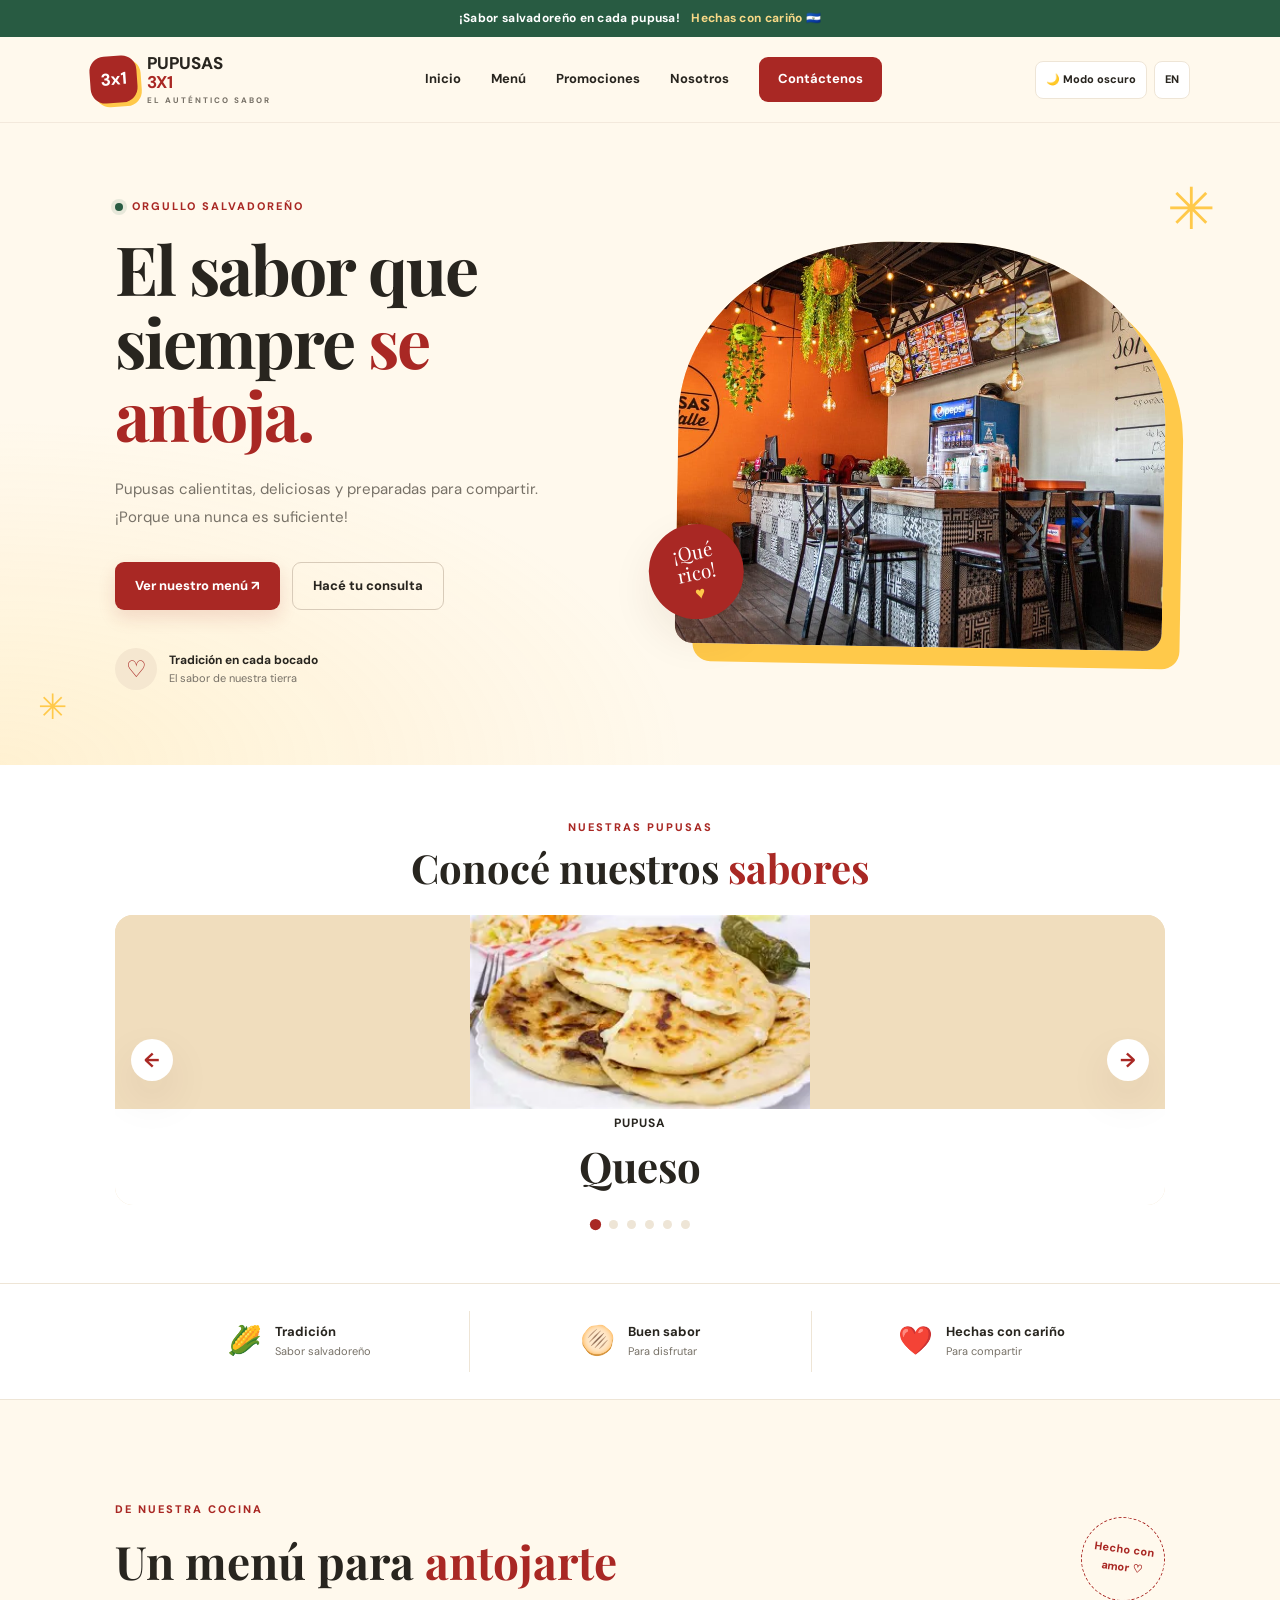
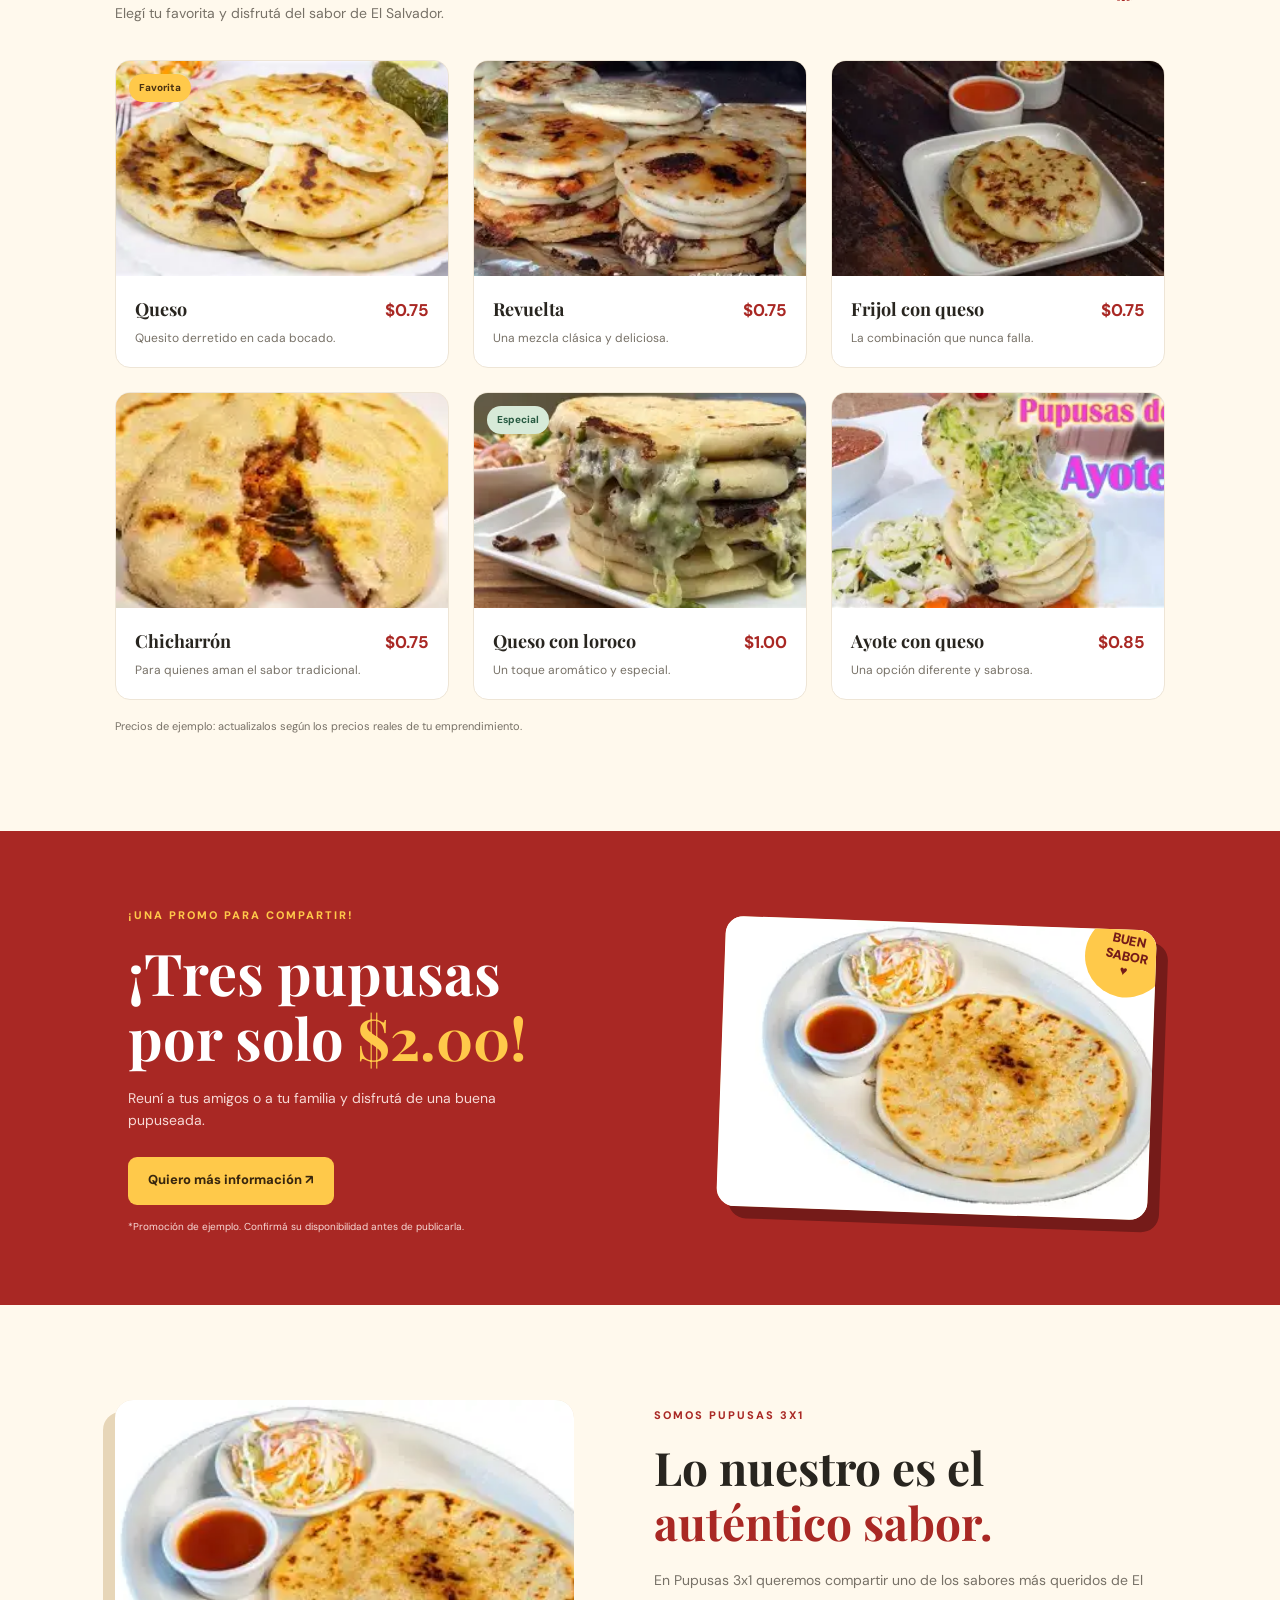
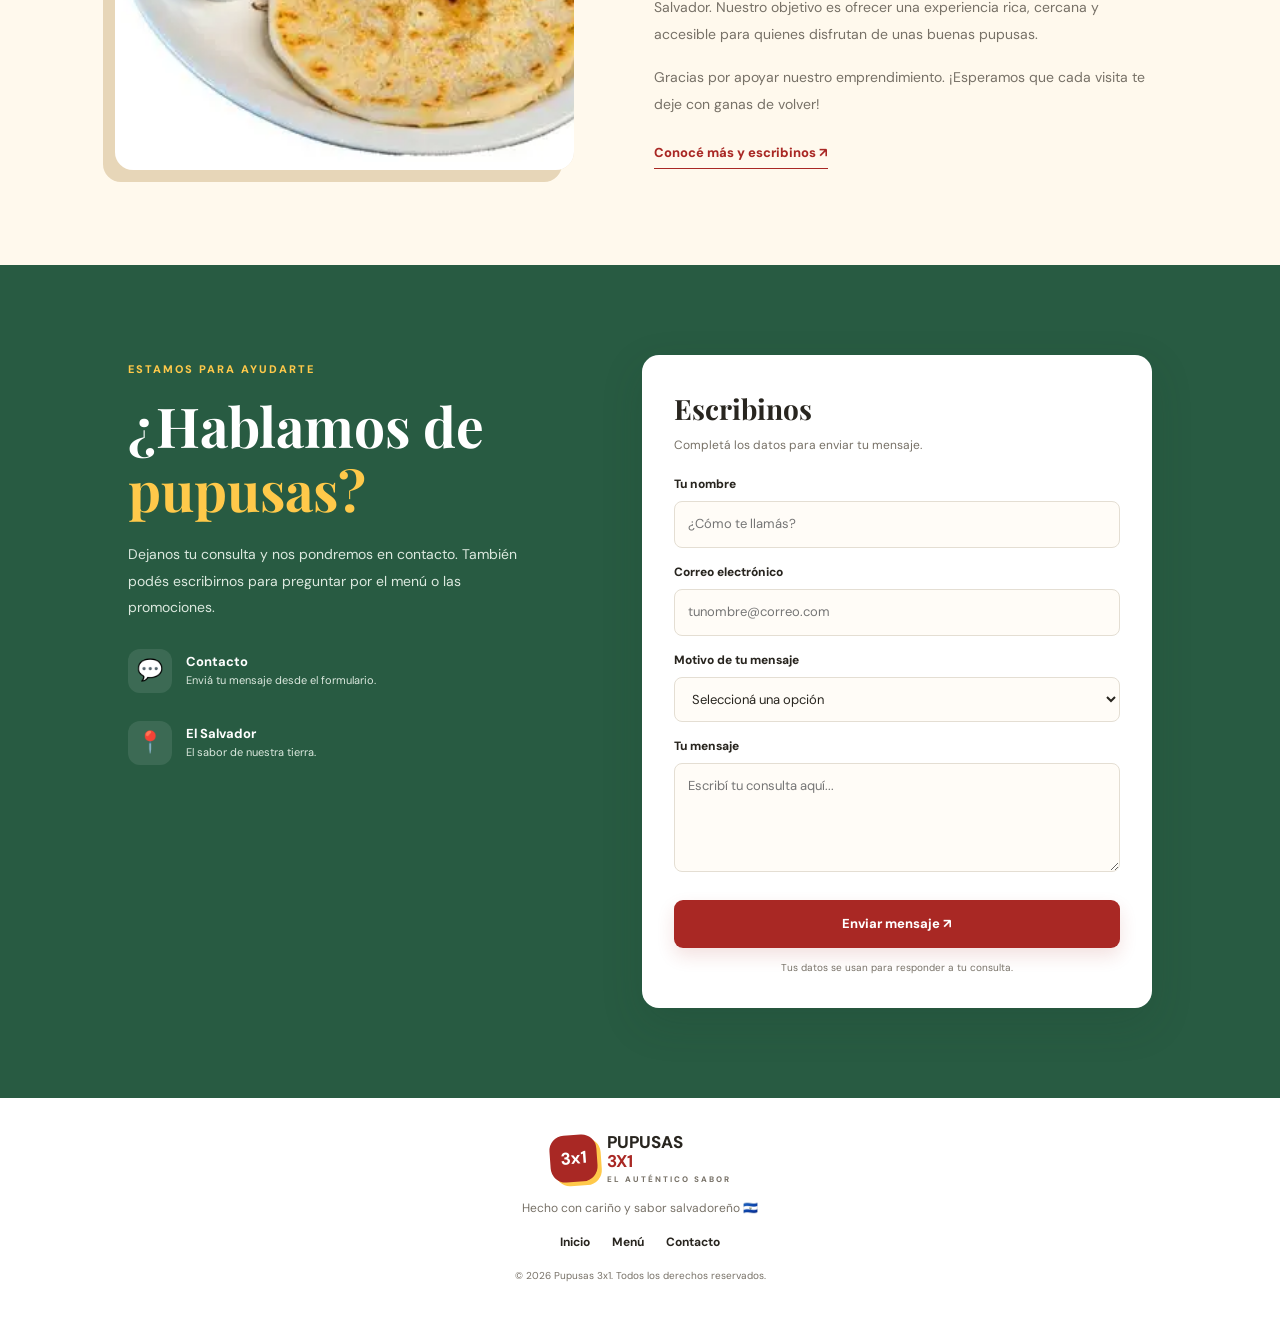
<file: index.html>
<!DOCTYPE html>
<html lang="es">
<head>
  <meta charset="UTF-8">
  <meta name="viewport" content="width=device-width, initial-scale=1.0">
  <meta name="theme-color" content="#a92824">
  <meta name="description" content="Pupusas 3x1: pupusas salvadoreñas con sabor casero, promociones y mucho queso.">
  <title>Pupusas 3x1 | Sabor salvadoreño</title>
  <link rel="stylesheet" href="style.css">
  <link rel="preconnect" href="https://fonts.googleapis.com">
  <link rel="preconnect" href="https://fonts.gstatic.com" crossorigin>
  <link href="https://fonts.googleapis.com/css2?family=DM+Sans:wght@400;500;600;700&family=Playfair+Display:wght@600;700;800&display=swap" rel="stylesheet">
</head>
<body>

  <div class="topbar">
    <div data-i18n="topbar">¡Sabor salvadoreño en cada pupusa! <span>Hechas con cariño 🇸🇻</span></div>
  </div>

  <header class="header">
    <a class="brand" href="#inicio">
      <span class="brand-icon">3x1</span>
      <span>PUPUSAS <strong>3X1</strong><small>EL AUTÉNTICO SABOR</small></span>
    </a>

    <div class="header-actions">
      <button class="header-control" id="themeToggle" type="button" aria-pressed="false"></button>
      <button class="header-control" id="languageToggle" type="button"></button>
      <button class="menu-toggle" id="menuToggle" aria-label="Abrir menú" aria-expanded="false">☰</button>
    </div>

    <nav class="nav" id="nav">
      <a href="#inicio" data-i18n="navHome">Inicio</a>
      <a href="#menu" data-i18n="navMenu">Menú</a>
      <a href="#promociones" data-i18n="navPromos">Promociones</a>
      <a href="#nosotros" data-i18n="navAbout">Nosotros</a>
      <a href="#contacto" class="nav-button" data-i18n="navContact">Contáctenos</a>
    </nav>
  </header>

  <main>
    <section class="hero" id="inicio">
      <div class="hero-content">
        <span class="eyebrow"><span class="dot"></span><span data-i18n="heroEyebrow">ORGULLO SALVADOREÑO</span></span>
        <h1 data-i18n="heroTitle">El sabor que<br>siempre <span>se antoja.</span></h1>
        <p data-i18n="heroDescription">Pupusas calientitas, deliciosas y preparadas para compartir. ¡Porque una nunca es suficiente!</p>
        <div class="hero-actions">
          <a href="#menu" class="btn btn-primary" data-i18n="heroMenu">Ver nuestro menú ↗</a>
          <a href="#contacto" class="btn btn-outline" data-i18n="heroContact">Hacé tu consulta</a>
        </div>
        <div class="hero-note">
          <span class="note-icon">♡</span>
          <span><strong data-i18n="heroNoteTitle">Tradición en cada bocado</strong><small data-i18n="heroNoteText">El sabor de nuestra tierra</small></span>
        </div>
      </div>

      <div class="hero-photo photo-frame">
        <img src="imgs/ini.jpg" alt="Pupusas recién preparadas" data-i18n-alt="altPupusas" onerror="this.style.display='none'">
        <div class="image-fallback"><span>📸</span><strong data-i18n="heroPhotoTitle">Tu foto principal</strong><small data-i18n="heroPhotoText">Agregá aquí una foto de tus pupusas</small></div>
        <div class="photo-sticker" data-i18n="photoSticker">¡Qué<br>rico! <span>♥</span></div>
      </div>
      <span class="hero-decoration decoration-one">✳</span>
      <span class="hero-decoration decoration-two">✳</span>
    </section>

    <section class="featured-carousel" aria-label="Carrusel de pupusas">
      <div class="featured-carousel-heading">
        <span class="eyebrow" data-i18n="carouselEyebrow">NUESTRAS PUPUSAS</span>
        <h2 data-i18n="carouselTitle">Conocé nuestros <span>sabores</span></h2>
      </div>
      <div class="carousel-frame">
        <div class="carousel-track" id="menuCarousel" role="region" aria-roledescription="carousel" aria-label="Carrusel de pupusas" tabindex="0">
          <article class="carousel-slide">
            <img src="imgs/queso.webp" alt="Pupusa de queso" data-i18n-alt="altCheese" onerror="this.style.display='none'">
            <div class="carousel-caption"><span data-i18n="carouselItem">Pupusa</span><h3 data-i18n="foodCheese">Queso</h3></div>
          </article>
          <article class="carousel-slide">
            <img src="imgs/re.webp" alt="Pupusa revuelta" data-i18n-alt="altMixed" onerror="this.style.display='none'">
            <div class="carousel-caption"><span data-i18n="carouselItem">Pupusa</span><h3 data-i18n="foodMixed">Revuelta</h3></div>
          </article>
          <article class="carousel-slide">
            <img src="imgs/fcq.webp" alt="Pupusa de frijol con queso" data-i18n-alt="altBeanCheese" onerror="this.style.display='none'">
            <div class="carousel-caption"><span data-i18n="carouselItem">Pupusa</span><h3 data-i18n="foodBeanCheese">Frijol con queso</h3></div>
          </article>
          <article class="carousel-slide">
            <img src="imgs/chi.webp" alt="Pupusa de chicharrón" data-i18n-alt="altPork" onerror="this.style.display='none'">
            <div class="carousel-caption"><span data-i18n="carouselItem">Pupusa</span><h3 data-i18n="foodPork">Chicharrón</h3></div>
          </article>
          <article class="carousel-slide">
            <img src="imgs/loro.webp" alt="Pupusa de queso con loroco" data-i18n-alt="altLoroco" onerror="this.style.display='none'">
            <div class="carousel-caption"><span data-i18n="carouselItem">Pupusa</span><h3 data-i18n="foodLoroco">Queso con loroco</h3></div>
          </article>
          <article class="carousel-slide">
            <img src="imgs/ayot.webp" alt="Pupusa de ayote con queso" data-i18n-alt="altSquash" onerror="this.style.display='none'">
            <div class="carousel-caption"><span data-i18n="carouselItem">Pupusa</span><h3 data-i18n="foodSquash">Ayote con queso</h3></div>
          </article>
        </div>
        <button class="carousel-arrow carousel-previous" id="carouselPrevious" type="button" aria-label="Pupusa anterior">←</button>
        <button class="carousel-arrow carousel-next" id="carouselNext" type="button" aria-label="Siguiente pupusa">→</button>
      </div>
      <div class="carousel-controls">
        <div class="carousel-dots" id="carouselDots" aria-label="Elegir pupusa">
          <button class="carousel-dot" type="button" aria-label="Ir a pupusa 1" aria-current="true"></button>
          <button class="carousel-dot" type="button" aria-label="Ir a pupusa 2"></button>
          <button class="carousel-dot" type="button" aria-label="Ir a pupusa 3"></button>
          <button class="carousel-dot" type="button" aria-label="Ir a pupusa 4"></button>
          <button class="carousel-dot" type="button" aria-label="Ir a pupusa 5"></button>
          <button class="carousel-dot" type="button" aria-label="Ir a pupusa 6"></button>
        </div>
      </div>
      <span class="carousel-status" id="carouselStatus" aria-live="polite"></span>
    </section>

    <section class="benefits">
      <div><span>🌽</span><p><strong data-i18n="benefitTradition">Tradición</strong><small data-i18n="benefitTraditionText">Sabor salvadoreño</small></p></div>
      <div><span>🫓</span><p><strong data-i18n="benefitFlavor">Buen sabor</strong><small data-i18n="benefitFlavorText">Para disfrutar</small></p></div>
      <div><span>❤️</span><p><strong data-i18n="benefitCare">Hechas con cariño</strong><small data-i18n="benefitCareText">Para compartir</small></p></div>
    </section>

    <section class="section menu-section" id="menu">
      <div class="section-heading">
        <div>
          <span class="eyebrow" data-i18n="menuEyebrow">DE NUESTRA COCINA</span>
          <h2 data-i18n="menuTitle">Un menú para <span>antojarte</span></h2>
          <p data-i18n="menuDescription">Elegí tu favorita y disfrutá del sabor de El Salvador.</p>
        </div>
        <span class="menu-stamp" data-i18n="menuStamp">Hecho con<br>amor ♡</span>
      </div>

      <div class="menu-grid">
        <article class="food-card">
          <div class="food-image">
            <img src="imgs/queso.webp" alt="Pupusa de queso" data-i18n-alt="altCheese" onerror="this.style.display='none'">
            <span class="image-fallback" data-i18n="fallbackCheese">📸 Foto de pupusa de queso</span>
            <span class="food-tag" data-i18n="favorite">Favorita</span>
          </div>
          <div class="food-info"><div><h3 data-i18n="foodCheese">Queso</h3><p data-i18n="foodCheeseText">Quesito derretido en cada bocado.</p></div><strong class="price">$0.75</strong></div>
        </article>

        <article class="food-card">
          <div class="food-image">
            <img src="imgs/re.webp" alt="Pupusa revuelta" data-i18n-alt="altMixed" onerror="this.style.display='none'">
            <span class="image-fallback" data-i18n="fallbackMixed">📸 Foto de pupusa revuelta</span>
          </div>
          <div class="food-info"><div><h3 data-i18n="foodMixed">Revuelta</h3><p data-i18n="foodMixedText">Una mezcla clásica y deliciosa.</p></div><strong class="price">$0.75</strong></div>
        </article>

        <article class="food-card">
          <div class="food-image">
            <img src="imgs/fcq.webp" alt="Pupusa de frijol con queso" data-i18n-alt="altBeanCheese" onerror="this.style.display='none'">
            <span class="image-fallback" data-i18n="fallbackBeanCheese">📸 Foto de frijol con queso</span>
          </div>
          <div class="food-info"><div><h3 data-i18n="foodBeanCheese">Frijol con queso</h3><p data-i18n="foodBeanCheeseText">La combinación que nunca falla.</p></div><strong class="price">$0.75</strong></div>
        </article>

        <article class="food-card">
          <div class="food-image">
            <img src="imgs/chi.webp" alt="Pupusa de chicharrón" data-i18n-alt="altPork" onerror="this.style.display='none'">
            <span class="image-fallback" data-i18n="fallbackPork">📸 Foto de pupusa de chicharrón</span>
          </div>
          <div class="food-info"><div><h3 data-i18n="foodPork">Chicharrón</h3><p data-i18n="foodPorkText">Para quienes aman el sabor tradicional.</p></div><strong class="price">$0.75</strong></div>
        </article>

        <article class="food-card">
          <div class="food-image">
            <img src="imgs/loro.webp" alt="Pupusa de queso con loroco" data-i18n-alt="altLoroco" onerror="this.style.display='none'">
            <span class="image-fallback" data-i18n="fallbackLoroco">📸 Foto de queso con loroco</span>
            <span class="food-tag green-tag" data-i18n="special">Especial</span>
          </div>
          <div class="food-info"><div><h3 data-i18n="foodLoroco">Queso con loroco</h3><p data-i18n="foodLorocoText">Un toque aromático y especial.</p></div><strong class="price">$1.00</strong></div>
        </article>

        <article class="food-card">
          <div class="food-image">
            <img src="imgs/ayot.webp" alt="Pupusa de ayote con queso" data-i18n-alt="altSquash" onerror="this.style.display='none'">
            <span class="image-fallback" data-i18n="fallbackSquash">📸 Foto de pupusa de ayote</span>
          </div>
          <div class="food-info"><div><h3 data-i18n="foodSquash">Ayote con queso</h3><p data-i18n="foodSquashText">Una opción diferente y sabrosa.</p></div><strong class="price">$0.85</strong></div>
        </article>
      </div>
      <p class="price-note" data-i18n="priceNote">Precios de ejemplo: actualizalos según los precios reales de tu emprendimiento.</p>
    </section>

    <section class="promo-section" id="promociones">
      <div class="promo-copy">
        <span class="eyebrow light-eyebrow" data-i18n="promoEyebrow">¡UNA PROMO PARA COMPARTIR!</span>
        <h2 data-i18n="promoTitle">¡Tres pupusas<br>por solo <span>$2.00!</span></h2>
        <p data-i18n="promoDescription">Reuní a tus amigos o a tu familia y disfrutá de una buena pupuseada.</p>
        <a href="#contacto" class="btn btn-yellow" data-i18n="promoButton">Quiero más información ↗</a>
        <small data-i18n="promoNote">*Promoción de ejemplo. Confirmá su disponibilidad antes de publicarla.</small>
      </div>
      <div class="promo-photo photo-frame">
        <img src="imgs/OIP.jpg" alt="Combo de pupusas" data-i18n-alt="altCombo" onerror="this.style.display='none'">
        <div class="image-fallback"><span>📸</span><strong data-i18n="promoPhotoTitle">Foto de la promoción</strong><small data-i18n="promoPhotoText">Colocá aquí tu combo de pupusas</small></div>
        <span class="promo-burst" data-i18n="promoBurst">BUEN<br>SABOR<br>♥</span>
      </div>
    </section>

    <section class="section about-section" id="nosotros">
      <div class="about-photo photo-frame">
        <img src="imgs/OIP.jpg" alt="Preparación de pupusas" data-i18n-alt="altPreparation" onerror="this.style.display='none'">
        <div class="image-fallback"><span>📸</span><strong data-i18n="aboutPhotoTitle">Foto de tu emprendimiento</strong><small data-i18n="aboutPhotoText">Tu cocina o tus pupusas</small></div>
      </div>
      <div class="about-copy">
        <span class="eyebrow" data-i18n="aboutEyebrow">SOMOS PUPUSAS 3X1</span>
        <h2 data-i18n="aboutTitle">Lo nuestro es el<br><span>auténtico sabor.</span></h2>
        <p data-i18n="aboutText">En Pupusas 3x1 queremos compartir uno de los sabores más queridos de El Salvador. Nuestro objetivo es ofrecer una experiencia rica, cercana y accesible para quienes disfrutan de unas buenas pupusas.</p>
        <p data-i18n="aboutThanks">Gracias por apoyar nuestro emprendimiento. ¡Esperamos que cada visita te deje con ganas de volver!</p>
        <a href="#contacto" class="text-link" data-i18n="aboutLink">Conocé más y escribinos ↗</a>
      </div>
    </section>

    <section class="contact-section" id="contacto">
      <div class="contact-copy">
        <span class="eyebrow light-eyebrow" data-i18n="contactEyebrow">ESTAMOS PARA AYUDARTE</span>
        <h2 data-i18n="contactTitle">¿Hablamos de<br><span>pupusas?</span></h2>
        <p data-i18n="contactDescription">Dejanos tu consulta y nos pondremos en contacto. También podés escribirnos para preguntar por el menú o las promociones.</p>
        <div class="contact-detail"><span>💬</span><div><strong data-i18n="contactLabel">Contacto</strong><small data-i18n="contactHint">Enviá tu mensaje desde el formulario.</small></div></div>
        <div class="contact-detail"><span>📍</span><div><strong data-i18n="country">El Salvador</strong><small data-i18n="countryNote">El sabor de nuestra tierra.</small></div></div>
      </div>

      <form class="contact-form" id="contactForm">
        <h3 data-i18n="formTitle">Escribinos</h3>
        <p data-i18n="formDescription">Completá los datos para enviar tu mensaje.</p>
        <label for="nombre" data-i18n="nameLabel">Tu nombre</label>
        <input id="nombre" name="nombre" type="text" placeholder="¿Cómo te llamás?" data-i18n-placeholder="namePlaceholder" required maxlength="80">

        <label for="correo" data-i18n="emailLabel">Correo electrónico</label>
        <input id="correo" name="correo" type="email" placeholder="tunombre@correo.com" data-i18n-placeholder="emailPlaceholder" required maxlength="120">

        <label for="motivo" data-i18n="reasonLabel">Motivo de tu mensaje</label>
        <select id="motivo" name="motivo" required>
          <option value="" data-i18n="reasonPlaceholder">Seleccioná una opción</option>
          <option data-i18n="reasonMenu">Consulta sobre el menú</option>
          <option data-i18n="reasonPromos">Pregunta sobre promociones</option>
          <option data-i18n="reasonInfo">Pedido de información</option>
          <option data-i18n="reasonOther">Otro</option>
        </select>

        <label for="mensaje" data-i18n="messageLabel">Tu mensaje</label>
        <textarea id="mensaje" name="mensaje" rows="4" placeholder="Escribí tu consulta aquí..." data-i18n-placeholder="messagePlaceholder" required maxlength="1500"></textarea>

        <button type="submit" class="btn btn-primary submit-button" id="submitButton" data-i18n="submitButton">Enviar mensaje ↗</button>
        <p class="form-status" id="formStatus" role="status" aria-live="polite"></p>
        <small class="privacy-note" data-i18n="privacyNote">Tus datos se usan para responder a tu consulta.</small>
      </form>
    </section>
  </main>

  <footer class="footer">
    <a class="brand footer-brand" href="#inicio"><span class="brand-icon">3x1</span><span>PUPUSAS <strong>3X1</strong><small>EL AUTÉNTICO SABOR</small></span></a>
    <p data-i18n="footerText">Hecho con cariño y sabor salvadoreño 🇸🇻</p>
    <div class="footer-links"><a href="#inicio" data-i18n="navHome">Inicio</a><a href="#menu" data-i18n="navMenu">Menú</a><a href="#contacto" data-i18n="contactLabel">Contacto</a></div>
    <small data-i18n="copyright">© <span id="year"></span> Pupusas 3x1. Todos los derechos reservados.</small>
  </footer>

  <script src="script.js"></script>
</body>
</html>
</file>
<file: style.css>
:root {
  --red: #a92824;
  --red-dark: #751b19;
  --yellow: #ffc94a;
  --cream: #fff9ed;
  --paper: #ffffff;
  --green: #285b42;
  --ink: #28251f;
  --muted: #777167;
  --line: #eee5d6;
  --shadow: 0 18px 45px rgba(70, 38, 20, .09);
  --header-bg: rgba(255, 249, 237, .97);
  --input-bg: #fffcf7;
}

[data-theme="dark"] {
  color-scheme: dark;
  --cream: #20231f;
  --paper: #292d29;
  --ink: #f4efe5;
  --muted: #c0bdb3;
  --line: #41463f;
  --header-bg: rgba(32, 35, 31, .97);
  --input-bg: #20231f;
  --shadow: 0 18px 45px rgba(0, 0, 0, .25);
}

* { box-sizing: border-box; margin: 0; padding: 0; }

html { scroll-behavior: smooth; scroll-padding-top: 90px; }

body {
  font-family: "DM Sans", sans-serif;
  color: var(--ink);
  background: var(--cream);
  line-height: 1.6;
}

a { color: inherit; text-decoration: none; }
button, input, textarea, select { font: inherit; }
button, a { -webkit-tap-highlight-color: transparent; }
img { display: block; width: 100%; }
section { scroll-margin-top: 85px; }

.topbar {
  background: var(--green);
  color: white;
  text-align: center;
  padding: 9px 16px;
  font-size: 12px;
  font-weight: 700;
  letter-spacing: .3px;
}
.topbar span { color: #f8d987; margin-left: 8px; }

.header {
  height: 86px;
  padding: 0 7%;
  display: flex;
  justify-content: space-between;
  align-items: center;
  background: var(--header-bg);
  border-bottom: 1px solid rgba(100, 60, 30, .08);
  position: sticky;
  top: 0;
  z-index: 100;
  backdrop-filter: blur(12px);
}

.brand { display: flex; gap: 10px; align-items: center; font-size: 17px; font-weight: 800; line-height: 1.1; }
.brand > span:last-child { display: flex; flex-direction: column; }
.brand strong { color: var(--red); }
.brand small { color: var(--muted); font-size: 8px; letter-spacing: 2px; margin-top: 5px; }
.brand-icon {
  width: 47px;
  height: 47px;
  display: grid;
  place-items: center;
  border-radius: 15px;
  color: white;
  background: var(--red);
  font-size: 17px;
  font-weight: 800;
  transform: rotate(-4deg);
  box-shadow: 4px 4px 0 var(--yellow);
}

.nav { display: flex; align-items: center; gap: 30px; order: 2; }
.nav a { font-size: 13px; font-weight: 700; transition: color .2s; }
.nav a:hover, .footer-links a:hover { color: var(--red); }
.nav .nav-button { background: var(--red); color: white; padding: 12px 19px; border-radius: 9px; }
.nav .nav-button:hover { background: var(--red-dark); color: white; }
.header-actions { display: flex; align-items: center; gap: 7px; order: 3; }
.header-control {
  min-height: 38px;
  padding: 7px 10px;
  border: 1px solid var(--line);
  border-radius: 8px;
  background: var(--paper);
  color: var(--ink);
  font-size: 11px;
  font-weight: 800;
  cursor: pointer;
}
.header-control:hover { border-color: var(--red); color: var(--red); }
.menu-toggle { display: none; border: 0; background: none; color: var(--red); font-size: 28px; cursor: pointer; }

.hero {
  position: relative;
  overflow: hidden;
  min-height: 560px;
  display: grid;
  grid-template-columns: 1fr .95fr;
  align-items: center;
  gap: 50px;
  padding: 75px 9%;
  background:
    radial-gradient(ellipse at 0% 100%, rgba(255, 201, 74, .17), transparent 38%),
    var(--cream);
}

.hero-content { position: relative; z-index: 2; max-width: 550px; }
.eyebrow { display: inline-block; color: var(--red); font-size: 11px; font-weight: 800; letter-spacing: 2px; margin-bottom: 16px; }
.hero .eyebrow { display: flex; align-items: center; gap: 9px; }
.dot { width: 8px; height: 8px; background: var(--green); border-radius: 50%; box-shadow: 0 0 0 4px #285b421c; }

h1, h2, h3 { font-family: "Playfair Display", Georgia, serif; }
.hero h1 { font-size: clamp(44px, 5.3vw, 72px); line-height: 1.08; letter-spacing: -2px; margin-bottom: 23px; }
.hero h1 span, .section-heading h2 span, .about-copy h2 span { color: var(--red); }
.hero-content > p { max-width: 460px; color: var(--muted); font-size: 15px; line-height: 1.9; }
.hero-actions { display: flex; flex-wrap: wrap; gap: 12px; margin-top: 30px; }

.btn {
  min-height: 48px;
  display: inline-flex;
  align-items: center;
  justify-content: center;
  gap: 8px;
  padding: 13px 20px;
  border: 0;
  border-radius: 9px;
  font-size: 13px;
  font-weight: 800;
  cursor: pointer;
  transition: transform .2s, background .2s, box-shadow .2s;
}
.btn:hover { transform: translateY(-3px); }
.btn-primary { background: var(--red); color: white; box-shadow: 0 8px 18px #a9282424; }
.btn-primary:hover { background: var(--red-dark); }
.btn-outline { border: 1px solid #d8cbb9; color: var(--ink); background: transparent; }
.btn-outline:hover { background: white; }
.hero-note { display: flex; gap: 12px; align-items: center; margin-top: 38px; }
.note-icon { display: grid; place-items: center; width: 42px; height: 42px; border-radius: 50%; background: #f5e7d0; color: var(--red); font-size: 23px; }
.hero-note strong, .hero-note small { display: block; }
.hero-note strong { font-size: 12px; }
.hero-note small { color: var(--muted); font-size: 11px; }

.photo-frame { position: relative; }
.hero-photo {
  height: 405px;
  border-radius: 44% 44% 18px 18px;
  background: #f0ddbd;
  box-shadow: 18px 18px 0 var(--yellow);
  transform: rotate(1deg);
}
.hero-photo img { height: 100%; object-fit: cover; border-radius: inherit; position: relative; z-index: 1; }
.image-fallback {
  position: absolute;
  inset: 0;
  display: flex;
  flex-direction: column;
  justify-content: center;
  align-items: center;
  gap: 7px;
  padding: 15px;
  color: #856c4d;
  background: repeating-linear-gradient(135deg, #f5e7d0, #f5e7d0 12px, #f9eedc 12px, #f9eedc 24px);
  text-align: center;
  font-size: 12px;
}
.image-fallback > span { font-size: 32px; }
.image-fallback strong { color: #60482e; font-size: 14px; }
.image-fallback small { max-width: 210px; }
img:not([style*="display: none"]) + .image-fallback { display: none; }
.photo-sticker {
  position: absolute;
  z-index: 2;
  bottom: 24px;
  left: -27px;
  background: var(--red);
  color: white;
  width: 95px;
  height: 95px;
  border-radius: 50%;
  display: grid;
  place-content: center;
  text-align: center;
  font-family: "Playfair Display", serif;
  font-size: 19px;
  line-height: 1.1;
  transform: rotate(-12deg);
  box-shadow: var(--shadow);
}
.photo-sticker span { color: var(--yellow); font-size: 17px; }
.hero-decoration { position: absolute; color: var(--yellow); font-size: 58px; }
.decoration-one { top: 40px; right: 5%; }
.decoration-two { bottom: 30px; left: 3%; font-size: 35px; }

.benefits {
  display: grid;
  grid-template-columns: repeat(3, 1fr);
  padding: 27px 10%;
  background: var(--paper);
  border-top: 1px solid var(--line);
  border-bottom: 1px solid var(--line);
}
.benefits > div { display: flex; justify-content: center; align-items: center; gap: 13px; padding: 8px; }
.benefits > div + div { border-left: 1px solid var(--line); }
.benefits > div > span { font-size: 28px; }
.benefits p strong, .benefits p small { display: block; }
.benefits p strong { font-size: 13px; }
.benefits p small { color: var(--muted); font-size: 11px; }

.section { padding: 95px 9%; }
.section-heading { display: flex; justify-content: space-between; align-items: center; gap: 20px; margin-bottom: 36px; }
.section-heading h2, .about-copy h2 { font-size: clamp(31px, 4vw, 46px); line-height: 1.2; margin-bottom: 12px; }
.section-heading p, .about-copy p { color: var(--muted); font-size: 14px; }
.menu-stamp { width: 84px; height: 84px; flex-shrink: 0; display: grid; place-content: center; border: 1px dashed var(--red); color: var(--red); border-radius: 50%; text-align: center; font-size: 11px; font-weight: 800; transform: rotate(8deg); }

.featured-carousel {
  padding: 48px 9% 54px;
  background: var(--paper);
  text-align: center;
}
.featured-carousel-heading { margin-bottom: 23px; }
.featured-carousel-heading .eyebrow { margin-bottom: 7px; }
.featured-carousel-heading h2 { font-size: clamp(28px, 3.8vw, 40px); line-height: 1.2; }
.featured-carousel-heading h2 span { color: var(--red); }
.carousel-frame { position: relative; max-width: 1050px; margin: 0 auto; overflow: hidden; border-radius: 18px; }
.carousel-track {
  display: flex;
  overflow-x: auto;
  scroll-snap-type: x mandatory;
  scroll-behavior: smooth;
  scrollbar-width: none;
}
.carousel-track::-webkit-scrollbar { display: none; }
.carousel-slide {
  position: relative;
  display: flex;
  flex-direction: column;
  flex: 0 0 100%;
  height: clamp(190px, 26vw, 290px);
  overflow: hidden;
  scroll-snap-align: start;
  background: #f0ddbd;
}
.carousel-slide img {
  width: 100%;
  height: auto;
  min-height: 0;
  flex: 1;
  object-fit: contain;
  background: #f0ddbd;
}
.carousel-caption {
  display: flex;
  flex-direction: column;
  align-items: center;
  padding: 5px 7%;
  color: var(--ink);
  text-align: center;
  background: var(--paper);
  pointer-events: none;
}
.carousel-caption > span { font-size: 12px; font-weight: 700; letter-spacing: 1px; text-transform: uppercase; }
.carousel-caption h3 { font-size: clamp(27px, 4vw, 42px); }
.carousel-controls { display: flex; justify-content: center; align-items: center; margin-top: 15px; }
.carousel-arrow {
  position: absolute;
  z-index: 2;
  top: 50%;
  width: 42px;
  height: 42px;
  border: 0;
  border-radius: 50%;
  background: var(--paper);
  color: var(--red);
  font-size: 20px;
  font-weight: 700;
  cursor: pointer;
  box-shadow: var(--shadow);
  transform: translateY(-50%);
  transition: background .2s, color .2s;
}
.carousel-previous { left: 16px; }
.carousel-next { right: 16px; }
.carousel-arrow:hover { background: var(--red); color: white; }
.carousel-dots { display: flex; align-items: center; gap: 9px; }
.carousel-dot {
  width: 9px;
  height: 9px;
  padding: 0;
  border: 0;
  border-radius: 50%;
  background: var(--line);
  cursor: pointer;
  transition: background .2s, transform .2s;
}
.carousel-dot[aria-current="true"] { background: var(--red); transform: scale(1.25); }
.carousel-arrow:focus-visible, .carousel-dot:focus-visible, .carousel-track:focus-visible {
  outline: 3px solid var(--yellow);
  outline-offset: 3px;
}
.carousel-status {
  position: absolute;
  width: 1px;
  height: 1px;
  padding: 0;
  margin: -1px;
  overflow: hidden;
  clip: rect(0, 0, 0, 0);
  white-space: nowrap;
  border: 0;
}
.menu-grid {
  display: grid;
  grid-template-columns: repeat(3, minmax(0, 1fr));
  gap: 24px;
}
.food-card {
  overflow: hidden;
  border: 1px solid var(--line);
  border-radius: 15px;
  background: var(--paper);
  transition: transform .25s, box-shadow .25s;
}
.food-card:hover { transform: translateY(-6px); box-shadow: var(--shadow); }
.food-image { height: 215px; position: relative; overflow: hidden; background: #f0ddbd; }
.food-image img { height: 100%; object-fit: cover; transition: transform .4s; position: relative; z-index: 1; }
.food-card:hover .food-image img { transform: scale(1.06); }
.food-image .image-fallback { z-index: 0; }
.food-tag { position: absolute; top: 13px; left: 13px; z-index: 2; padding: 6px 10px; border-radius: 30px; background: var(--yellow); color: #4a3211; font-size: 10px; font-weight: 800; }
.green-tag { background: #d7ead8; color: var(--green); }
.food-info { display: flex; justify-content: space-between; gap: 10px; align-items: flex-start; padding: 19px; }
.food-info h3 { font-size: 18px; margin-bottom: 5px; }
.food-info p { font-size: 12px; color: var(--muted); line-height: 1.6; }
.price { color: var(--red); font-size: 17px; white-space: nowrap; padding-top: 2px; }
.price-note { margin-top: 18px; color: var(--muted); font-size: 11px; }
.promo-section {
  display: grid;
  grid-template-columns: 1fr .8fr;
  align-items: center;
  gap: 55px;
  padding: 70px 10%;
  background: var(--red);
  color: white;
  overflow: hidden;
}
.light-eyebrow { color: var(--yellow); }
.promo-copy h2 { font-size: clamp(38px, 4.5vw, 58px); line-height: 1.12; margin-bottom: 18px; }
.promo-copy h2 span { color: var(--yellow); }
.promo-copy > p { color: #f7d9d5; max-width: 430px; font-size: 14px; margin-bottom: 25px; }
.btn-yellow { background: var(--yellow); color: #38260e; }
.btn-yellow:hover { background: #ffda79; }
.promo-copy > small { display: block; margin-top: 14px; color: #f7d9d5; font-size: 10px; }
.promo-photo { height: 290px; border-radius: 18px; overflow: hidden; background: #f0ddbd; transform: rotate(2deg); box-shadow: 12px 12px 0 #751b19; }
.promo-photo img { height: 100%; object-fit: cover; position: relative; z-index: 1; }
.promo-burst { position: absolute; z-index: 2; right: -12px; top: -15px; background: var(--yellow); color: var(--red-dark); width: 83px; height: 83px; display: grid; place-content: center; text-align: center; border-radius: 50%; font-weight: 900; font-size: 13px; line-height: 1.2; transform: rotate(10deg); }

.about-section { display: grid; grid-template-columns: .9fr 1fr; gap: 80px; align-items: center; }
.about-photo { height: 370px; border-radius: 18px; overflow: hidden; background: #f0ddbd; box-shadow: -12px 12px 0 #e7d6b8; }
.about-photo img { height: 100%; object-fit: cover; position: relative; z-index: 1; }
.about-copy p { margin: 17px 0; line-height: 1.9; }
.text-link { display: inline-block; margin-top: 9px; color: var(--red); font-size: 13px; font-weight: 800; border-bottom: 1px solid var(--red); padding-bottom: 4px; }

.contact-section { padding: 90px 10%; background: var(--green); display: grid; grid-template-columns: .85fr 1fr; gap: 80px; align-items: start; color: white; }
.contact-copy h2 { font-size: clamp(38px, 4.5vw, 55px); line-height: 1.15; margin-bottom: 20px; }
.contact-copy h2 span { color: var(--yellow); }
.contact-copy > p { color: #dce9df; font-size: 14px; line-height: 1.9; max-width: 420px; }
.contact-detail { display: flex; gap: 14px; align-items: center; margin-top: 28px; }
.contact-detail > span { display: grid; place-content: center; width: 44px; height: 44px; border-radius: 12px; background: #ffffff18; font-size: 21px; }
.contact-detail strong, .contact-detail small { display: block; }
.contact-detail strong { font-size: 13px; }
.contact-detail small { color: #dce9df; font-size: 11px; }

.contact-form { background: var(--paper); color: var(--ink); padding: 32px; border-radius: 17px; box-shadow: 0 15px 40px #173b292b; }
.contact-form h3 { font-size: 28px; }
.contact-form > p { color: var(--muted); font-size: 12px; margin: 4px 0 20px; }
.contact-form label { display: block; margin: 15px 0 7px; font-size: 12px; font-weight: 800; }
.contact-form input, .contact-form textarea, .contact-form select {
  width: 100%;
  padding: 12px 13px;
  border: 1px solid #e4ded3;
  border-radius: 8px;
  background: var(--input-bg);
  color: var(--ink);
  font-size: 13px;
  outline: none;
  transition: border .2s, box-shadow .2s;
}
.contact-form input:focus, .contact-form textarea:focus, .contact-form select:focus { border-color: var(--green); box-shadow: 0 0 0 3px #285b4215; }
.contact-form textarea { resize: vertical; min-height: 100px; }
.submit-button { width: 100%; margin-top: 20px; }
.submit-button:disabled { opacity: .65; cursor: wait; transform: none; }
.form-status { font-size: 12px !important; margin: 12px 0 0 !important; }
.form-status.success { color: var(--green); }
.form-status.error { color: var(--red); }
.privacy-note { display: block; text-align: center; color: var(--muted); font-size: 10px; margin-top: 12px; }

.footer { display: flex; flex-direction: column; align-items: center; gap: 15px; padding: 35px 7%; background: var(--paper); text-align: center; }
.footer-brand { text-align: left; }
.footer > p { color: var(--muted); font-size: 12px; }
.footer-links { display: flex; gap: 22px; font-size: 12px; font-weight: 700; }
.footer > small { color: var(--muted); font-size: 10px; }

@media (max-width: 1000px) {
  .header { padding: 0 5%; }
  .nav { gap: 17px; }
  .nav a { font-size: 12px; }
  .hero { padding: 65px 7%; gap: 35px; }
  .section { padding: 75px 7%; }
  .menu-grid { grid-template-columns: repeat(2, minmax(0, 1fr)); }
  .about-section { gap: 45px; }
  .contact-section { padding: 75px 7%; gap: 40px; }
}

@media (max-width: 700px) {
  .topbar { font-size: 10px; }
  .topbar span { display: block; margin: 2px 0 0; }
  .header { height: 73px; }
  .brand { font-size: 15px; }
  .brand-icon { width: 40px; height: 40px; border-radius: 12px; }
  .header-actions { gap: 5px; }
  .header-control { min-height: 34px; padding: 6px 8px; font-size: 10px; }
  .menu-toggle { display: block; }
  .nav { display: none; position: absolute; top: 72px; left: 0; right: 0; padding: 18px 6% 25px; background: var(--header-bg); border-bottom: 1px solid var(--line); flex-direction: column; align-items: stretch; gap: 0; box-shadow: var(--shadow); }
  .nav.open { display: flex; }
  .nav a { padding: 13px 5px; }
  .nav .nav-button { text-align: center; margin-top: 7px; }

  .hero { grid-template-columns: 1fr; padding: 55px 7% 70px; gap: 45px; }
  .hero h1 { font-size: clamp(43px, 12vw, 62px); }
  .hero-content > p { font-size: 14px; }
  .hero-photo { height: 310px; margin: 0 12px 0 5px; }
  .photo-sticker { left: -12px; bottom: 15px; width: 78px; height: 78px; font-size: 16px; }
  .decoration-one { right: 5%; top: 45%; }
  .benefits { padding: 15px 4%; grid-template-columns: 1fr; }
  .benefits > div { justify-content: flex-start; padding: 12px 9%; }
  .benefits > div + div { border-left: 0; border-top: 1px solid var(--line); }

  .section { padding: 65px 6%; }
  .section-heading { align-items: flex-start; }
  .section-heading h2, .about-copy h2 { font-size: 34px; }
  .menu-stamp { width: 67px; height: 67px; font-size: 9px; }
  .menu-grid { grid-template-columns: 1fr; gap: 17px; }
  .food-image { height: 240px; }
  .food-info h3 { font-size: 19px; }

  .promo-section { grid-template-columns: 1fr; padding: 58px 7%; gap: 35px; }
  .promo-copy h2 { font-size: 43px; }
  .promo-photo { height: 245px; margin: 0 12px 8px 0; }

  .about-section { grid-template-columns: 1fr; padding-top: 65px; gap: 35px; }
  .about-photo { height: 280px; }
  .contact-section { grid-template-columns: 1fr; padding: 65px 6%; gap: 35px; }
  .contact-copy h2 { font-size: 43px; }
  .contact-form { padding: 23px 18px; }
  .footer { padding: 32px 6%; }
}

@media (prefers-reduced-motion: reduce) {
  *, *::before, *::after { scroll-behavior: auto !important; transition: none !important; animation: none !important; }
}
</file>
